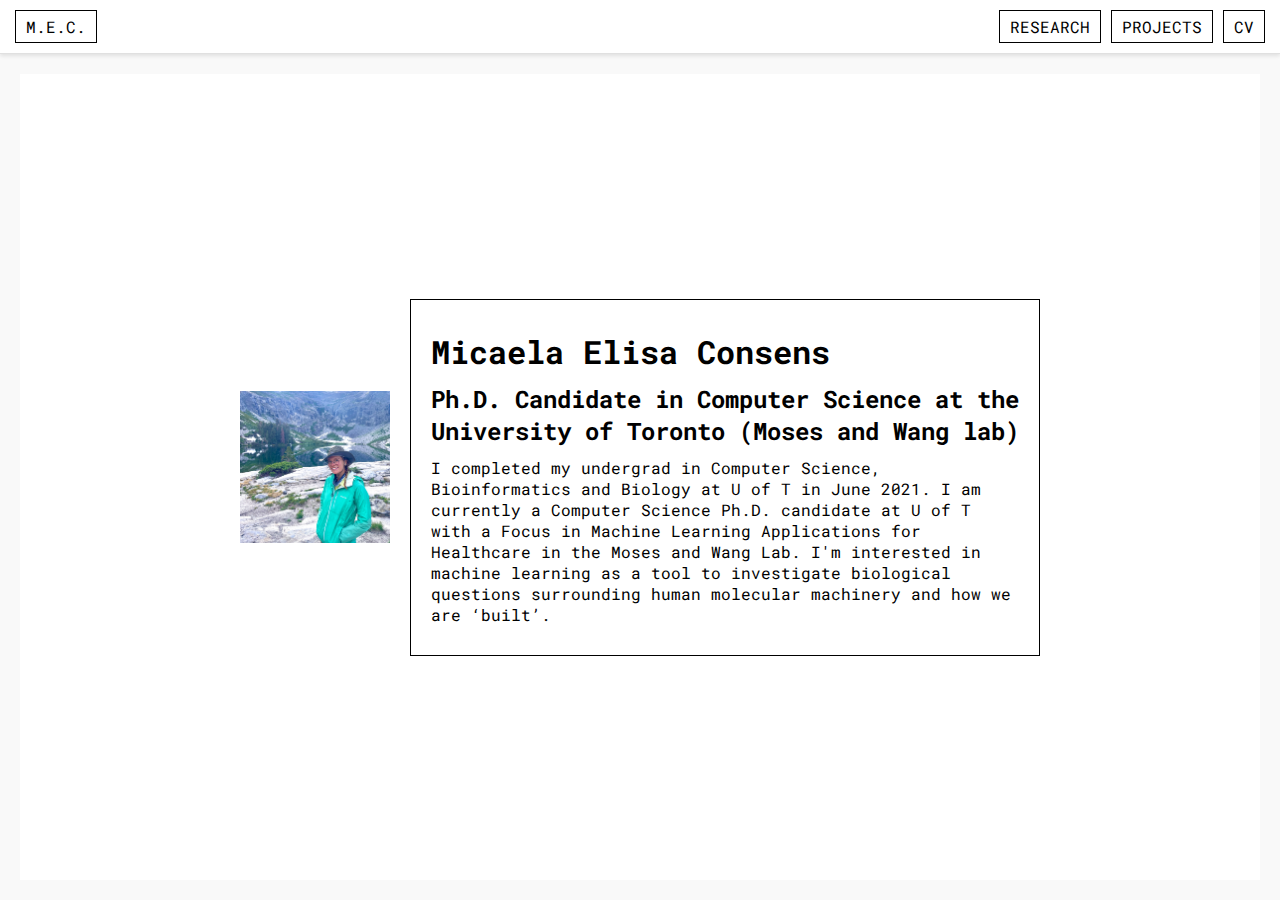
<file: index.html>
<!DOCTYPE html>
<html lang="en">
    <head>
        <meta charset="UTF-8">
        <meta name="viewport" content="width=device-width, initial-scale=1.0">
        <title>Projects</title>
        <link href="https://fonts.googleapis.com/css2?family=Roboto+Mono:wght@400;700&display=swap" rel="stylesheet">
        <link rel="stylesheet" href="css/styles.css">
    </head>
<body>
    <header>
        <nav>
            <div class="nav-left">
                <a class="nav-item" href="index.html">M.E.C.</a>
            </div>
            <div class="nav-right">
                <a class="nav-item" href="research.html">RESEARCH</a>
                <a class="nav-item" href="projects.html">PROJECTS</a>
                <a class="nav-item" href="cv.html">CV</a>
            </div>
        </nav>
    </header>    
    <main>
        <div class="content">
            <div class="profile">
                <img src="images/profile.png" alt="Profile Picture" class="profile-pic">
                <div class="profile-info">
                    <h1>Micaela Elisa Consens</h1>
                    <h2>Ph.D. Candidate in Computer Science at the University of Toronto (Moses and Wang lab)</h2>
                    <p>I completed my undergrad in Computer Science, Bioinformatics and Biology at U of T in June 2021. I am currently a Computer Science Ph.D. candidate at U of T with a Focus in Machine Learning Applications for Healthcare in the Moses and Wang Lab. I'm interested in machine learning as a tool to investigate biological questions surrounding human molecular machinery and how we are ‘built’.</p>
                </div>
            </div>
        </div>
    </main>
</body>
</html>
</file>
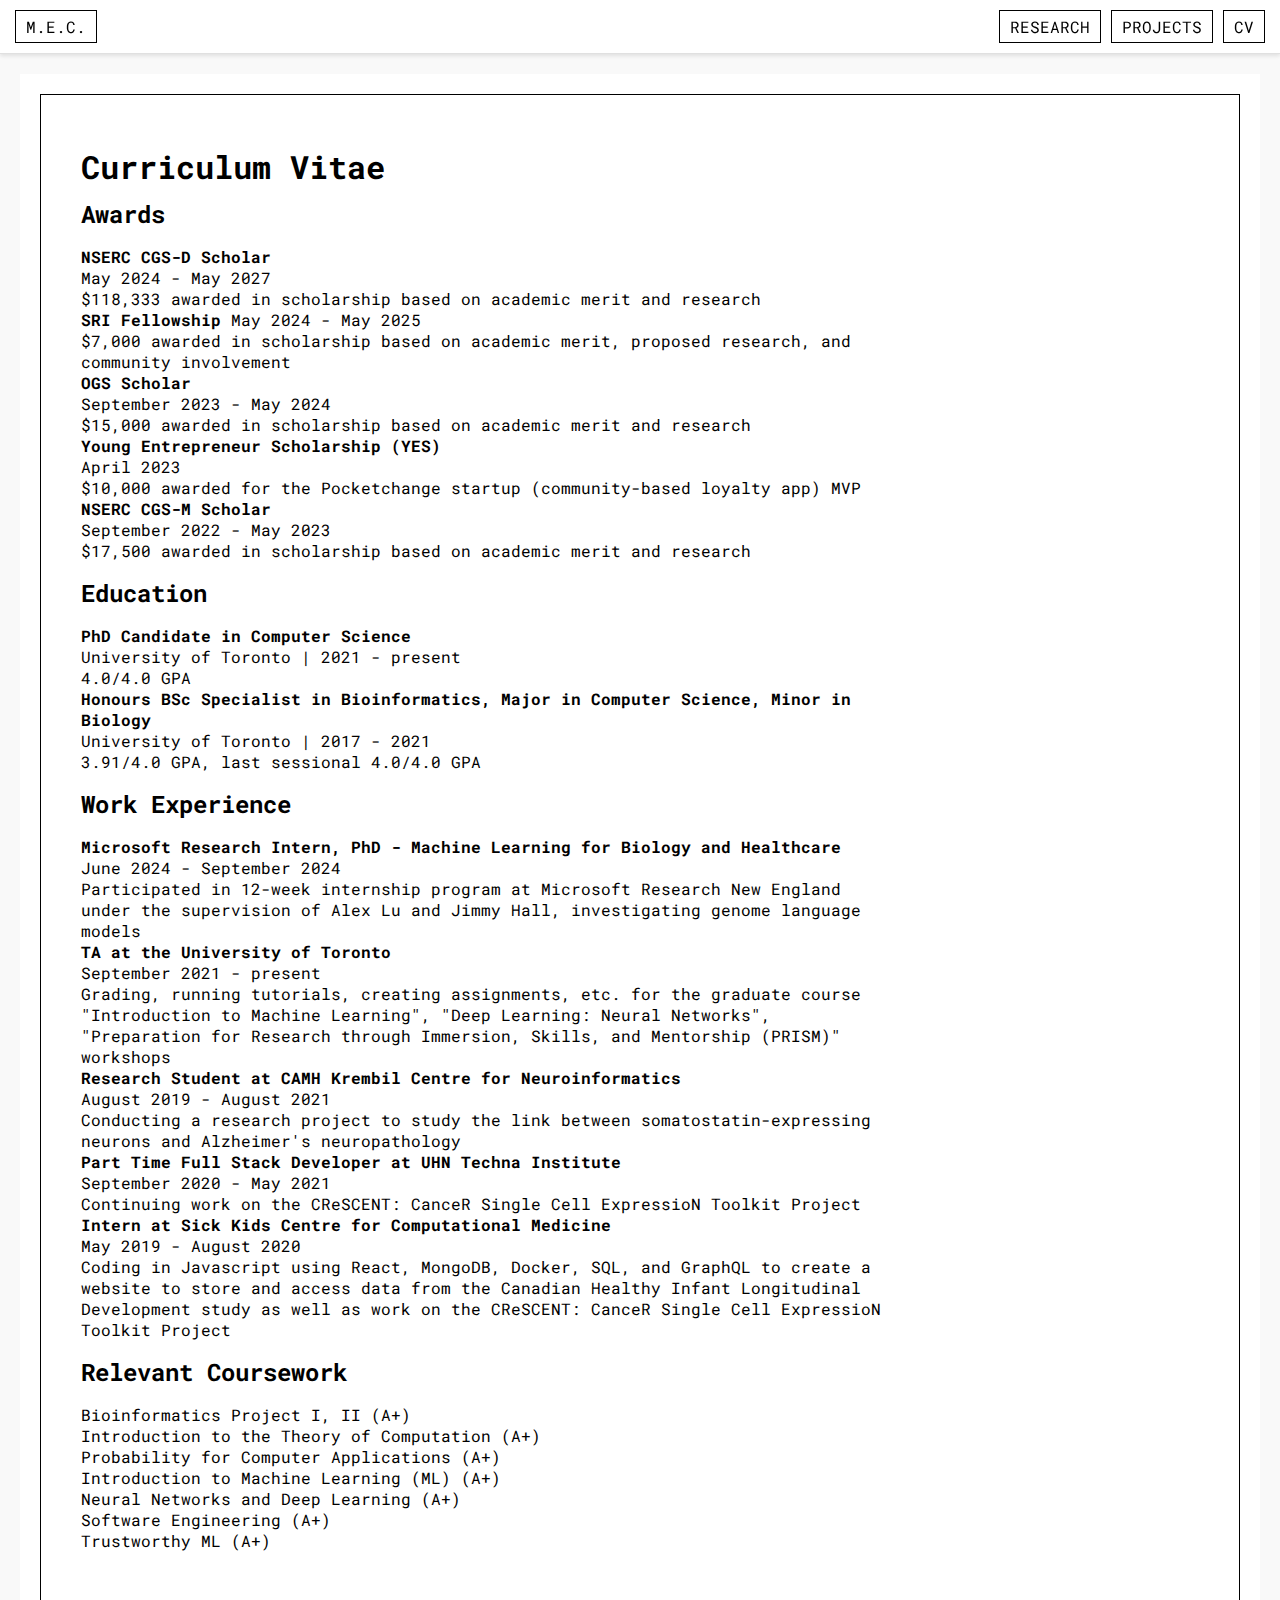
<file: cv.html>
<!DOCTYPE html>
<html lang="en">
<head>
    <meta charset="UTF-8">
    <meta name="viewport" content="width=device-width, initial-scale=1.0">
    <title>CV</title>
    <link href="https://fonts.googleapis.com/css2?family=Roboto+Mono:wght@400;700&display=swap" rel="stylesheet">
    <link rel="stylesheet" href="css/styles.css">
</head>
<body>
    <header>
        <nav>
            <div class="nav-left">
                <a class="nav-item" href="index.html">M.E.C.</a>
            </div>
            <div class="nav-right">
                <a class="nav-item" href="research.html">RESEARCH</a>
                <a class="nav-item" href="projects.html">PROJECTS</a>
                <a class="nav-item" href="cv.html">CV</a>
            </div>
        </nav>
    </header>    
    <main>
        <div class="content-box">
            <div class="content">
                <section class="cv-section">
                    <h1>Curriculum Vitae</h1>
                    
                    <h2>Awards</h2>
                    <ul>
                        <li>
                            <strong>NSERC CGS-D Scholar</strong><br>
                            May 2024 - May 2027 <br>
                            $118,333 awarded in scholarship based on academic merit and research
                        </li>
                        <li>
                            <strong>SRI Fellowship</strong>
                            May 2024 - May 2025 <br>
                            $7,000 awarded in scholarship based on academic merit, proposed research, and community involvement 
                        </li>
                        <li>
                            <strong>OGS Scholar</strong><br>
                            September 2023 - May 2024<br>
                            $15,000 awarded in scholarship based on academic merit and research
                        </li>
                        <li>
                            <strong>Young Entrepreneur Scholarship (YES)</strong><br>
                            April 2023 <br>
                            $10,000 awarded for the Pocketchange startup (community-based loyalty app) MVP
                        </li>
                        <li>
                            <strong>NSERC CGS-M Scholar</strong><br>
                            September 2022 - May 2023<br>
                            $17,500 awarded in scholarship based on academic merit and research
                        </li>
                    </ul>
                    
                    <h2>Education</h2>
                    <ul>
                        <li>
                            <strong>PhD Candidate in Computer Science</strong><br>
                            University of Toronto | 2021 - present<br>
                            4.0/4.0 GPA
                        </li>
                        <li>
                            <strong>Honours BSc Specialist in Bioinformatics, Major in Computer Science, Minor in Biology</strong><br>
                            University of Toronto | 2017 - 2021<br>
                            3.91/4.0 GPA, last sessional 4.0/4.0 GPA
                        </li>
                    </ul>
                    
                    <h2>Work Experience</h2>
                    <ul>
                        <li>
                            <strong>Microsoft Research Intern, PhD - Machine Learning for Biology and Healthcare</strong><br>
                            June 2024 - September 2024<br>
                            Participated in 12-week internship program at Microsoft Research New England under the supervision of Alex Lu and Jimmy Hall, investigating genome language models
                        </li>
                        <li>
                            <strong>TA at the University of Toronto</strong><br>
                            September 2021 - present<br>
                            Grading, running tutorials, creating assignments, etc. for the graduate course "Introduction to Machine Learning", "Deep Learning: Neural Networks", "Preparation for Research through Immersion, Skills, and Mentorship (PRISM)" workshops
                        </li>
                        <li>
                            <strong>Research Student at CAMH Krembil Centre for Neuroinformatics</strong><br>
                            August 2019 - August 2021<br>
                            Conducting a research project to study the link between somatostatin-expressing neurons and Alzheimer's neuropathology
                        </li>
                        <li>
                            <strong>Part Time Full Stack Developer at UHN Techna Institute</strong><br>
                            September 2020 - May 2021<br>
                            Continuing work on the CReSCENT: CanceR Single Cell ExpressioN Toolkit Project
                        </li>
                        <li>
                            <strong>Intern at Sick Kids Centre for Computational Medicine</strong><br>
                            May 2019 - August 2020<br>
                            Coding in Javascript using React, MongoDB, Docker, SQL, and GraphQL to create a website to store and access data from the Canadian Healthy Infant Longitudinal Development study as well as work on the CReSCENT: CanceR Single Cell ExpressioN Toolkit Project
                        </li>
                    </ul>
                    
                    <h2>Relevant Coursework</h2>
                    <ul>
                        <li>Bioinformatics Project I, II (A+)</li>
                        <li>Introduction to the Theory of Computation (A+)</li>
                        <li>Probability for Computer Applications (A+)</li>
                        <li>Introduction to Machine Learning (ML) (A+)</li>
                        <li>Neural Networks and Deep Learning (A+)</li>
                        <li>Software Engineering (A+)</li>
                        <li>Trustworthy ML (A+)</li>
                    </ul>
                </section>
            </div>
        </div>
    </main>
</body>
</html>
</file>
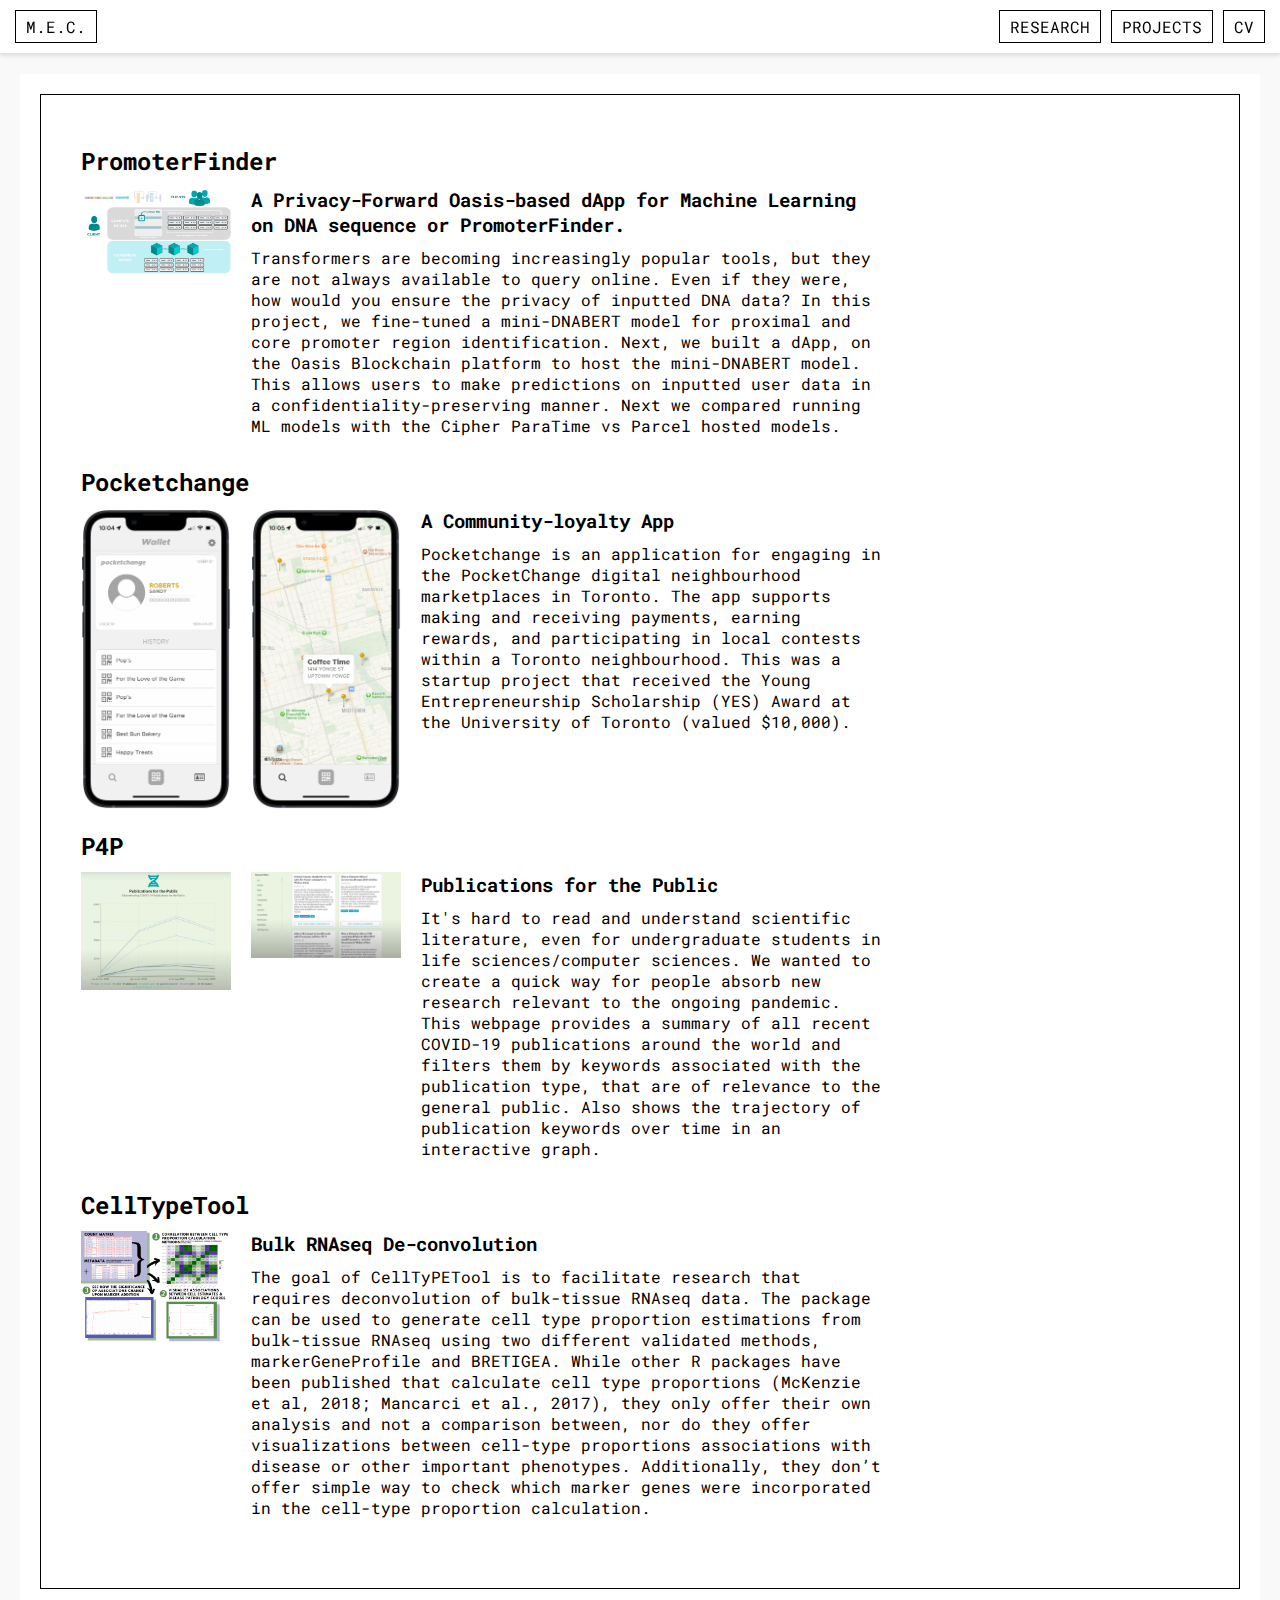
<file: projects.html>
<!DOCTYPE html>
<html lang="en">
<head>
    <meta charset="UTF-8">
    <meta name="viewport" content="width=device-width, initial-scale=1.0">
    <title>Projects</title>
    <link href="https://fonts.googleapis.com/css2?family=Roboto+Mono:wght@400;700&display=swap" rel="stylesheet">
    <link rel="stylesheet" href="css/styles.css">
</head>
<body>
    <header>
        <nav>
            <div class="nav-left">
                <a class="nav-item" href="index.html">M.E.C.</a>
            </div>
            <div class="nav-right">
                <a class="nav-item" href="research.html">RESEARCH</a>
                <a class="nav-item" href="projects.html">PROJECTS</a>
                <a class="nav-item" href="cv.html">CV</a>
            </div>
        </nav>
    </header>    
    <main>
        <div class="content-box">
            <div class="content">
            <section class="project">
                <h2>PromoterFinder</h2>
                <div class="project-info">
                    <img src="images/promoterfinder.png" alt="PromoterFinder Photo">
                    <div>
                        <h3>A Privacy-Forward Oasis-based dApp for Machine Learning on DNA sequence or PromoterFinder.</h3>
                        <p>Transformers are becoming increasingly popular tools, but they are not always available to query online. Even if they were, how would you ensure the privacy of inputted DNA data? In this project, we fine-tuned a mini-DNABERT model for proximal and core promoter region identification. Next, we built a dApp, on the Oasis Blockchain platform to host the mini-DNABERT model. This allows users to make predictions on inputted user data in a confidentiality-preserving manner. Next we compared running ML models with the Cipher ParaTime vs Parcel hosted models.</p>
                    </div>
                </div>
            </section>
            <section class="project">
                <h2>Pocketchange</h2>
                <div class="project-info">
                    <img src="images/pchange.png" alt="Pocketchange Photo">
                    <img src="images/pchange2.png" alt="Pocketchange Photo">
                    <div>
                        <h3>A Community-loyalty App</h3>
                        <p>Pocketchange is an application for engaging in the PocketChange digital neighbourhood marketplaces in Toronto. The app supports making and receiving payments, earning rewards, and participating in local contests within a Toronto neighbourhood. This was a startup project that received the Young Entrepreneurship Scholarship (YES) Award at the University of Toronto (valued $10,000).</p>
                    </div>
                </div>
            </section>
            <section class="project">
                <h2>P4P</h2>
                <div class="project-info project-info">
                    <img src="images/p4p1.png" alt="P4P Photo">
                    <img src="images/p4p2.png" alt="P4P Photo">
                    <div>
                        <h3>Publications for the Public</h3>
                        <p>It's hard to read and understand scientific literature, even for undergraduate students in life sciences/computer sciences. We wanted to create a quick way for people absorb new research relevant to the ongoing pandemic. This webpage provides a summary of all recent COVID-19 publications around the world and filters them by keywords associated with the publication type, that are of relevance to the general public. Also shows the trajectory of publication keywords over time in an interactive graph.</p>
                    </div>
                </div>
            </section>
            <section class="project">
                <h2>CellTypeTool</h2>
                <div class="project-info">
                    <img src="images/celltypetool.png" alt="CellTypeTool Photo">
                    <div>
                        <h3>Bulk RNAseq De-convolution</h3>
                        <p>The goal of CellTyPETool is to facilitate research that requires deconvolution of bulk-tissue RNAseq data. The package can be used to generate cell type proportion estimations from bulk-tissue RNAseq using two different validated methods, markerGeneProfile and BRETIGEA. While other R packages have been published that calculate cell type proportions (McKenzie et al, 2018; Mancarci et al., 2017), they only offer their own analysis and not a comparison between, nor do they offer visualizations between cell-type proportions associations with disease or other important phenotypes. Additionally, they don’t offer simple way to check which marker genes were incorporated in the cell-type proportion calculation.</p>
                    </div>
                </div>
            </section>
        </div>
        </div>
    </main>
</body>
</html>
</file>
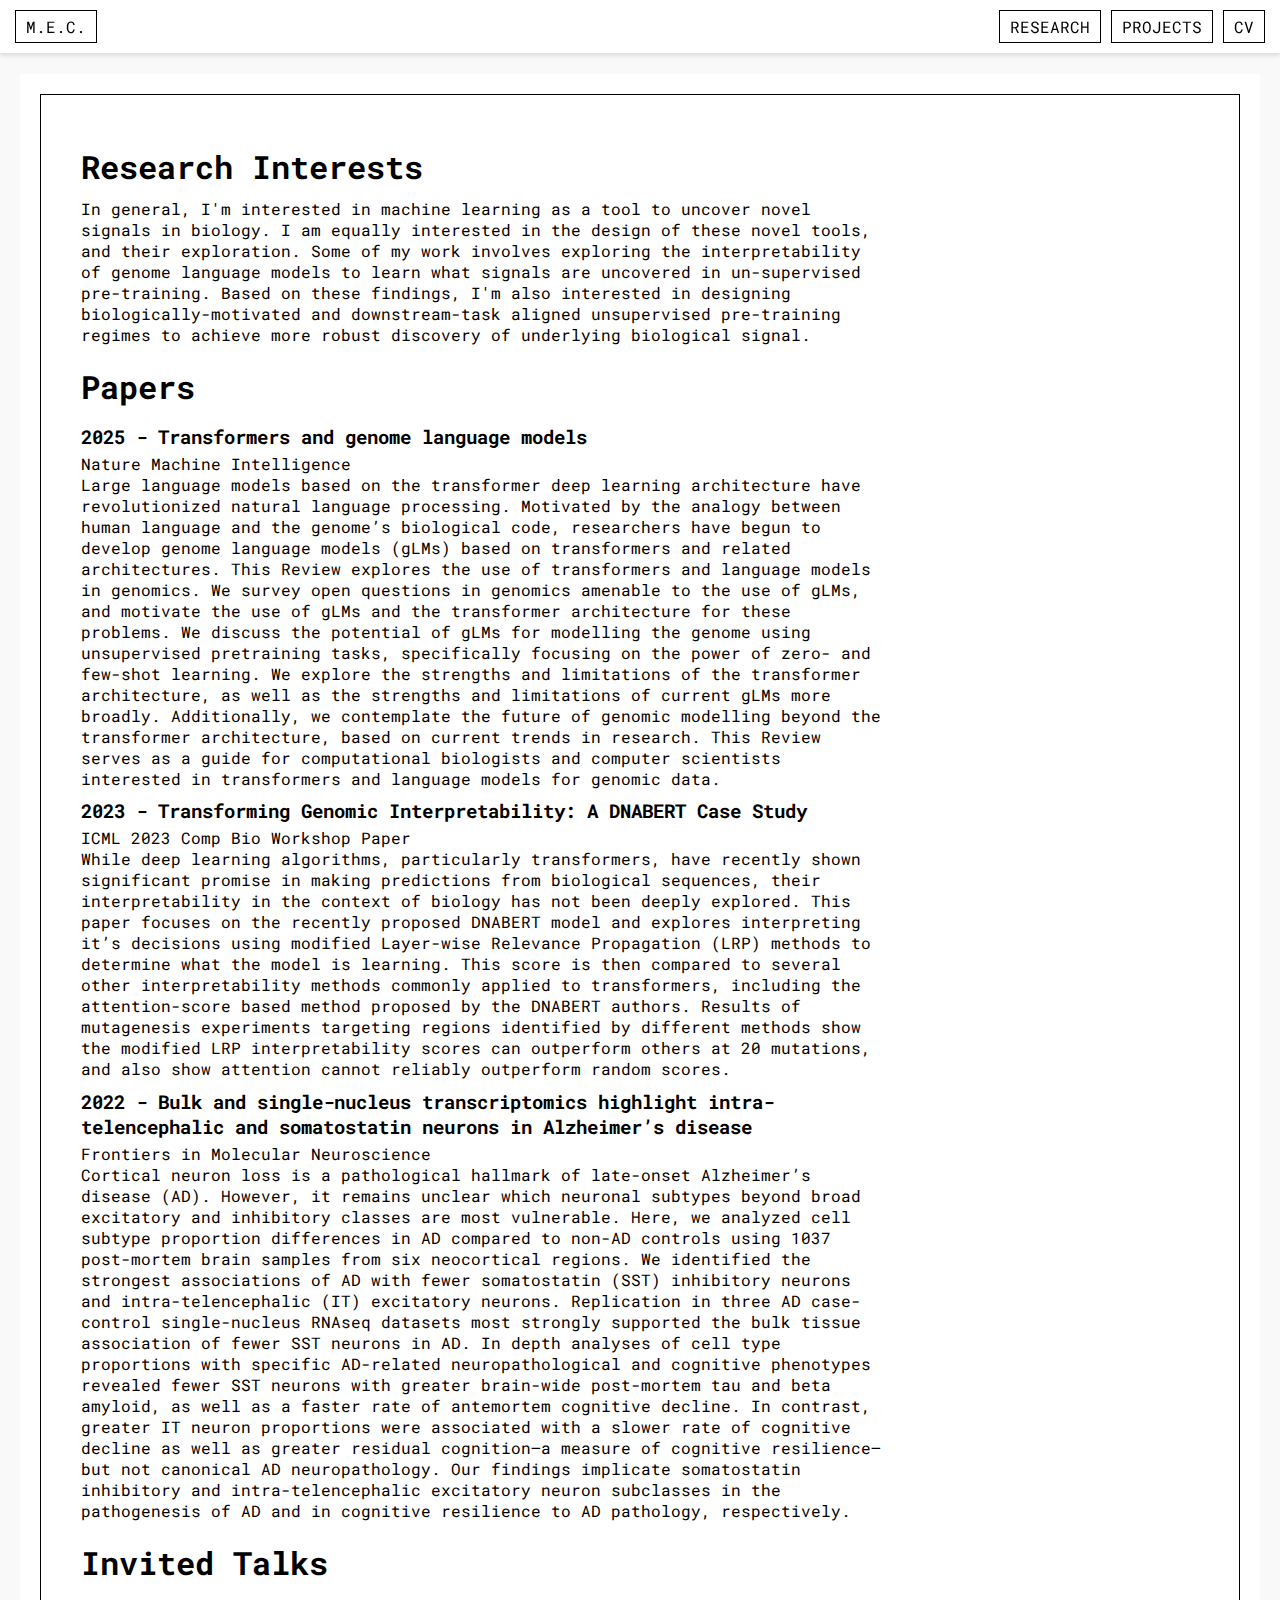
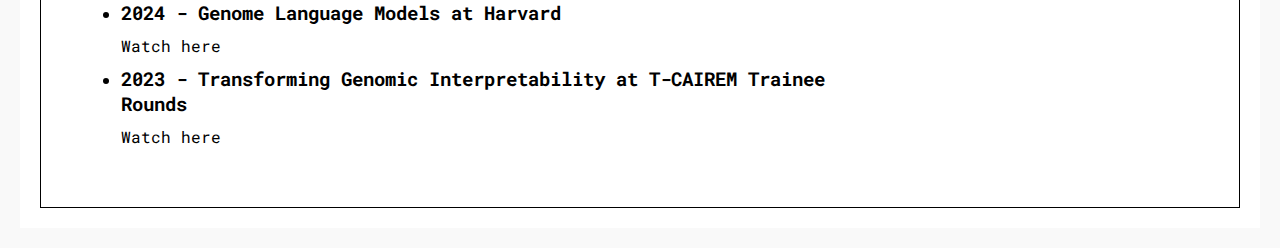
<file: research.html>
<!DOCTYPE html>
<html lang="en">
<head>
    <meta charset="UTF-8">
    <meta name="viewport" content="width=device-width, initial-scale=1.0">
    <title>RESEARCH</title>
    <link href="https://fonts.googleapis.com/css2?family=Roboto+Mono:wght@400;700&display=swap" rel="stylesheet">
    <link rel="stylesheet" href="css/styles.css">
</head>
<body>
    <header>
        <nav>
            <div class="nav-left">
                <a class="nav-item" href="index.html">M.E.C.</a>
            </div>
            <div class="nav-right">
                <a class="nav-item" href="research.html">RESEARCH</a>
                <a class="nav-item" href="projects.html">PROJECTS</a>
                <a class="nav-item" href="cv.html">CV</a>
            </div>
        </nav>
    </header>    
    <main>
        <div class="content-box">
            <div class="content">
            <section class="research-interests">
                <h1>Research Interests</h1>
                <p> In general, I'm interested in machine learning as a tool to uncover novel signals in biology. I am equally interested in the design of these novel tools, and their exploration.
                    Some of my work involves exploring the interpretability of genome language models to learn what signals are uncovered in un-supervised pre-training. Based on these findings, I'm also interested in designing biologically-motivated and downstream-task aligned unsupervised pre-training regimes to achieve more robust discovery of underlying biological signal.</p>
            </section>
            <section class="research-papers">
                <h1>Papers</h1>
                <ul>
                    <li>
                        <h3>2025 - Transformers and genome language models </h3>
                        <p><a href="https://www.nature.com/articles/s42256-025-01007-9" target="_blank">Nature Machine Intelligence</a></p>
                        <p> Large language models based on the transformer deep learning architecture have revolutionized natural language processing. Motivated by the analogy between human language and the genome’s biological code, researchers have begun to develop genome language models (gLMs) based on transformers and related architectures. This Review explores the use of transformers and language models in genomics. We survey open questions in genomics amenable to the use of gLMs, and motivate the use of gLMs and the transformer architecture for these problems. We discuss the potential of gLMs for modelling the genome using unsupervised pretraining tasks, specifically focusing on the power of zero- and few-shot learning. We explore the strengths and limitations of the transformer architecture, as well as the strengths and limitations of current gLMs more broadly. Additionally, we contemplate the future of genomic modelling beyond the transformer architecture, based on current trends in research. This Review serves as a guide for computational biologists and computer scientists interested in transformers and language models for genomic data. </p>
                    </li>
                    <li>
                        <h3>2023 - Transforming Genomic Interpretability: A DNABERT Case Study </h3>
                        <p><a href="https://icml-compbio.github.io/2023/papers/WCBICML2023_paper118.pdf" target="_blank">ICML 2023 Comp Bio Workshop Paper </a></p>
                        <p> While deep learning algorithms, particularly transformers, have recently shown significant promise in making predictions from biological sequences, their interpretability in the context of biology has not been deeply explored. This paper focuses on the recently proposed DNABERT model and explores interpreting it’s decisions using modified Layer-wise Relevance Propagation (LRP) methods to determine what the model is learning. This score is then compared to several other interpretability methods commonly applied to transformers, including the attention-score based method proposed by the DNABERT authors. Results of mutagenesis experiments targeting regions identified by different methods show the modified LRP interpretability scores can outperform others at 20 mutations, and also show attention cannot reliably outperform random scores.</p>
                    </li>
                    <li>
                        <h3>2022 - Bulk and single-nucleus transcriptomics highlight intra-telencephalic and somatostatin neurons in Alzheimer’s disease</h3>
                        <p><a href="https://www.frontiersin.org/journals/molecular-neuroscience/articles/10.3389/fnmol.2022.903175/full" target="_blank">Frontiers in Molecular Neuroscience </a></p>
                        <p> Cortical neuron loss is a pathological hallmark of late-onset Alzheimer’s disease (AD). However, it remains unclear which neuronal subtypes beyond broad excitatory and inhibitory classes are most vulnerable. Here, we analyzed cell subtype proportion differences in AD compared to non-AD controls using 1037 post-mortem brain samples from six neocortical regions. We identified the strongest associations of AD with fewer somatostatin (SST) inhibitory neurons and intra-telencephalic (IT) excitatory neurons. Replication in three AD case-control single-nucleus RNAseq datasets most strongly supported the bulk tissue association of fewer SST neurons in AD. In depth analyses of cell type proportions with specific AD-related neuropathological and cognitive phenotypes revealed fewer SST neurons with greater brain-wide post-mortem tau and beta amyloid, as well as a faster rate of antemortem cognitive decline. In contrast, greater IT neuron proportions were associated with a slower rate of cognitive decline as well as greater residual cognition–a measure of cognitive resilience–but not canonical AD neuropathology. Our findings implicate somatostatin inhibitory and intra-telencephalic excitatory neuron subclasses in the pathogenesis of AD and in cognitive resilience to AD pathology, respectively.</p>
                    </li>
                </ul>
            </section>
            <section class="talks">
                <h1>Invited Talks</h1>
                <ul>
                    <li>
                        <h3>2024 - Genome Language Models at Harvard</h3>
                        <p><a href="https://www.youtube.com/watch?v=mYzKb8Sox6k" target="_blank">Watch here</a></p>
                    </li>
                    <li>
                        <h3>2023 - Transforming Genomic Interpretability at T-CAIREM Trainee Rounds</h3>
                        <p><a href="https://www.youtube.com/watch?v=8VGn_3pLzNA&t=459s" target="_blank">Watch here</a></p>
                    </li>
                </ul>
            </section>
        </div>
    </div>
    </main>
</body>
</html>
</file>
<file: css/styles.css>
body {
    font-family: 'Roboto Mono', monospace;
    margin: 0;
    padding: 0;
    background-color: #f9f9f9;
    display: flex;
    flex-direction: column;
    min-height: 100vh;
}

header {
    background-color: #fff;
    border-bottom: 1px solid #e0e0e0;
    padding: 10px;
    box-shadow: 0 2px 4px rgba(0, 0, 0, 0.1);
    position: -webkit-sticky;
    position: sticky;
    top: 0;
}

nav {
    display: flex;
    justify-content: space-between;
    align-items: center;
}

.nav-left,
.nav-right {
    display: flex;
    align-items: center;
}

.nav-item {
    text-decoration: none;
    color: #000;
    padding: 5px 10px;
    border: 1px solid #000;
    margin: 0 5px;
}

main {
    flex: 1;
    display: flex;
    justify-content: center;
    align-items: center;
    text-align: center;
    padding: 20px;
    margin: 20px;
    background-color: #fff;
}

.content-box {
    border: 1px solid #000;
    padding: 20px;
    width: 100%;
    max-width: 1200px;
}

.content {
    max-width: 800px;
    padding: 20px;
    text-align: left;
}

.profile {
    display: flex;
    align-items: center;
    flex-wrap: wrap;
}

.profile-pic {
    max-width: 150px;
    height: auto;
    margin-right: 20px;
    margin-bottom: 20px;
}

.profile-info {
    padding: 20px;
    border: 1px solid #000;
    flex: 1;
}

.research-interests, .research-papers, .talks, .cv-section {
    margin-bottom: 20px;
}

.research-papers ul, .cv-section ul {
    list-style: none;
    padding: 0;
}

.research-papers li h3, .cv-section li h3 {
    margin: 0.5em 0 0.2em;
}

.research-papers li p, .cv-section li p {
    margin: 0;
}

.project {
    margin-bottom: 20px;
}

.project-info {
    display: flex;
    align-items: flex-start;
    gap: 20px;
    flex-wrap: wrap;
}

.project-info img {
    max-width: 150px;
    height: auto;
}

.project-info div {
    flex: 1;
}

.project-info h3 {
    margin-top: 0;
}

h1, h2, h3, p {
    margin: 10px 0;
}

h1 {
    font-size: 2em;
}

h2 {
    font-size: 1.5em;
}

h3 {
    font-size: 1.2em;
}

p {
    font-size: 1em;
}

a {
    color: #000;
    text-decoration: none;
}

a:hover {
    text-decoration: underline;
}

/* Media Queries for Responsive Design */
@media (max-width: 768px) {
    .nav-left,
    .nav-right {
        flex-direction: row;
        justify-content: space-between;
        width: 100%;
    }

    .nav-item {
        padding: 5px;
        margin: 0 2px;
    }

    .project-info {
        flex-direction: column;
        align-items: center;
    }

    .project-info img {
        max-width: 100%;
        margin-bottom: 10px;
    }

    main {
        margin: 10px;
        padding: 10px;
    }
    
    .content-box {
        padding: 10px;
    }

    .nav-item {
        margin: 5px 0;
    }
}

@media (max-width: 480px) {
    h1 {
        font-size: 1.5em;
    }

    h2 {
        font-size: 1.2em;
    }

    h3 {
        font-size: 1em;
    }

    p {
        font-size: 0.9em;
    }

    .nav-left,
    .nav-right {
        flex-direction: row;
        justify-content: space-between;
        width: 100%;
    }

    .nav-item {
        padding: 3px;
        margin: 0 1px;
    }

    nav {
        width: 100%;
        justify-content: space-between;
    }
}
</file>
